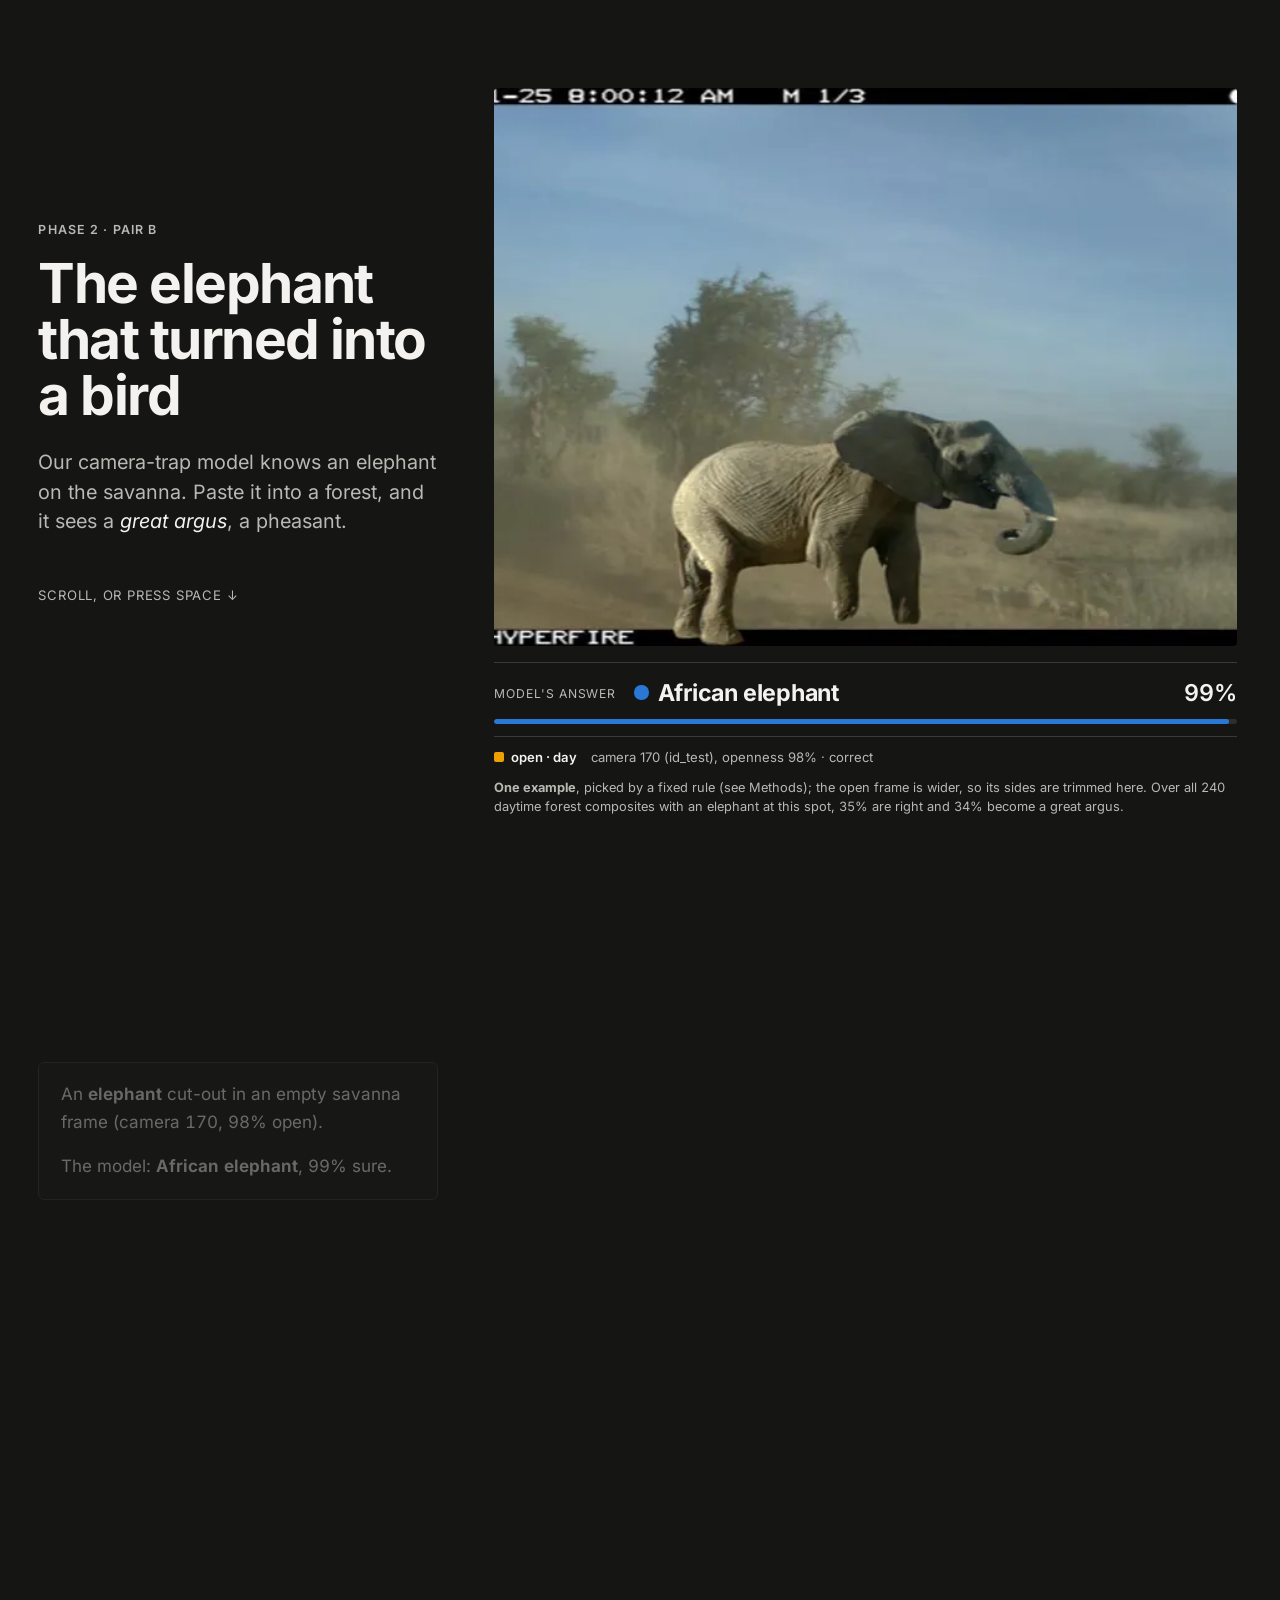
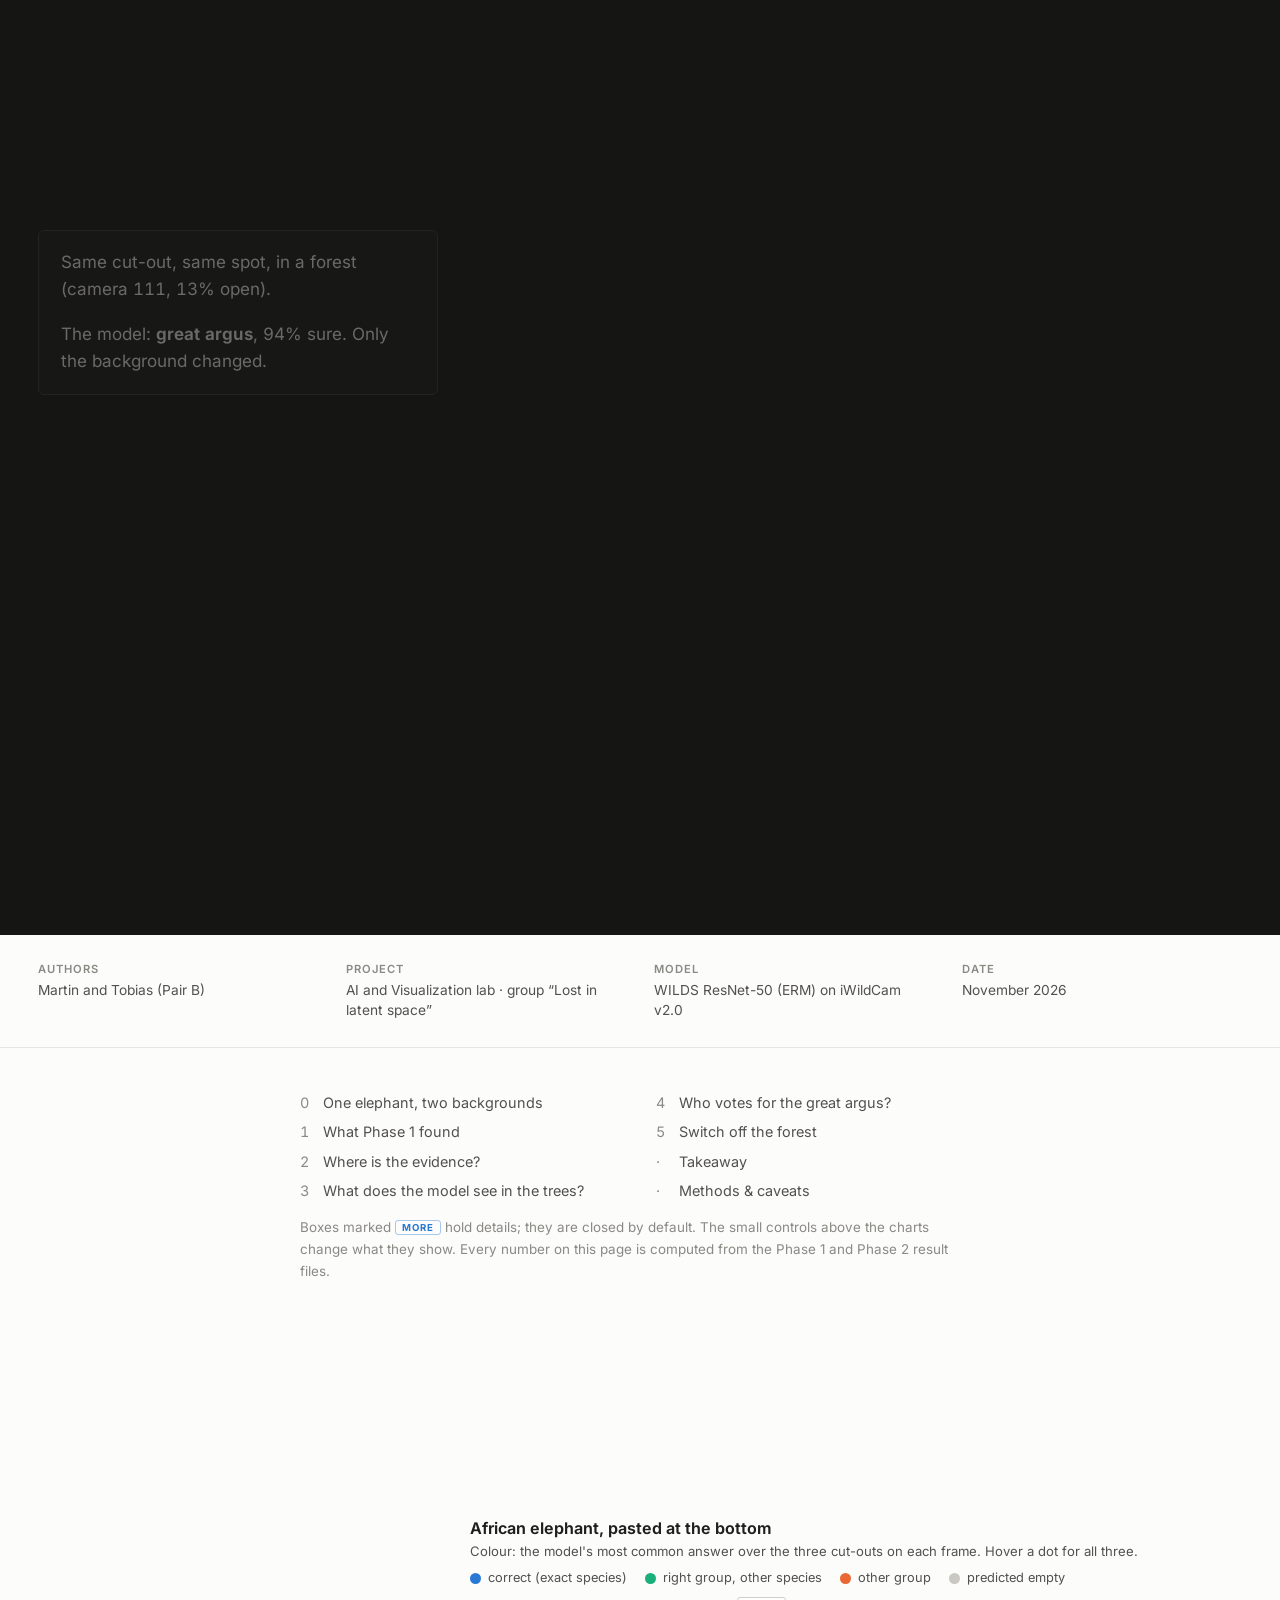
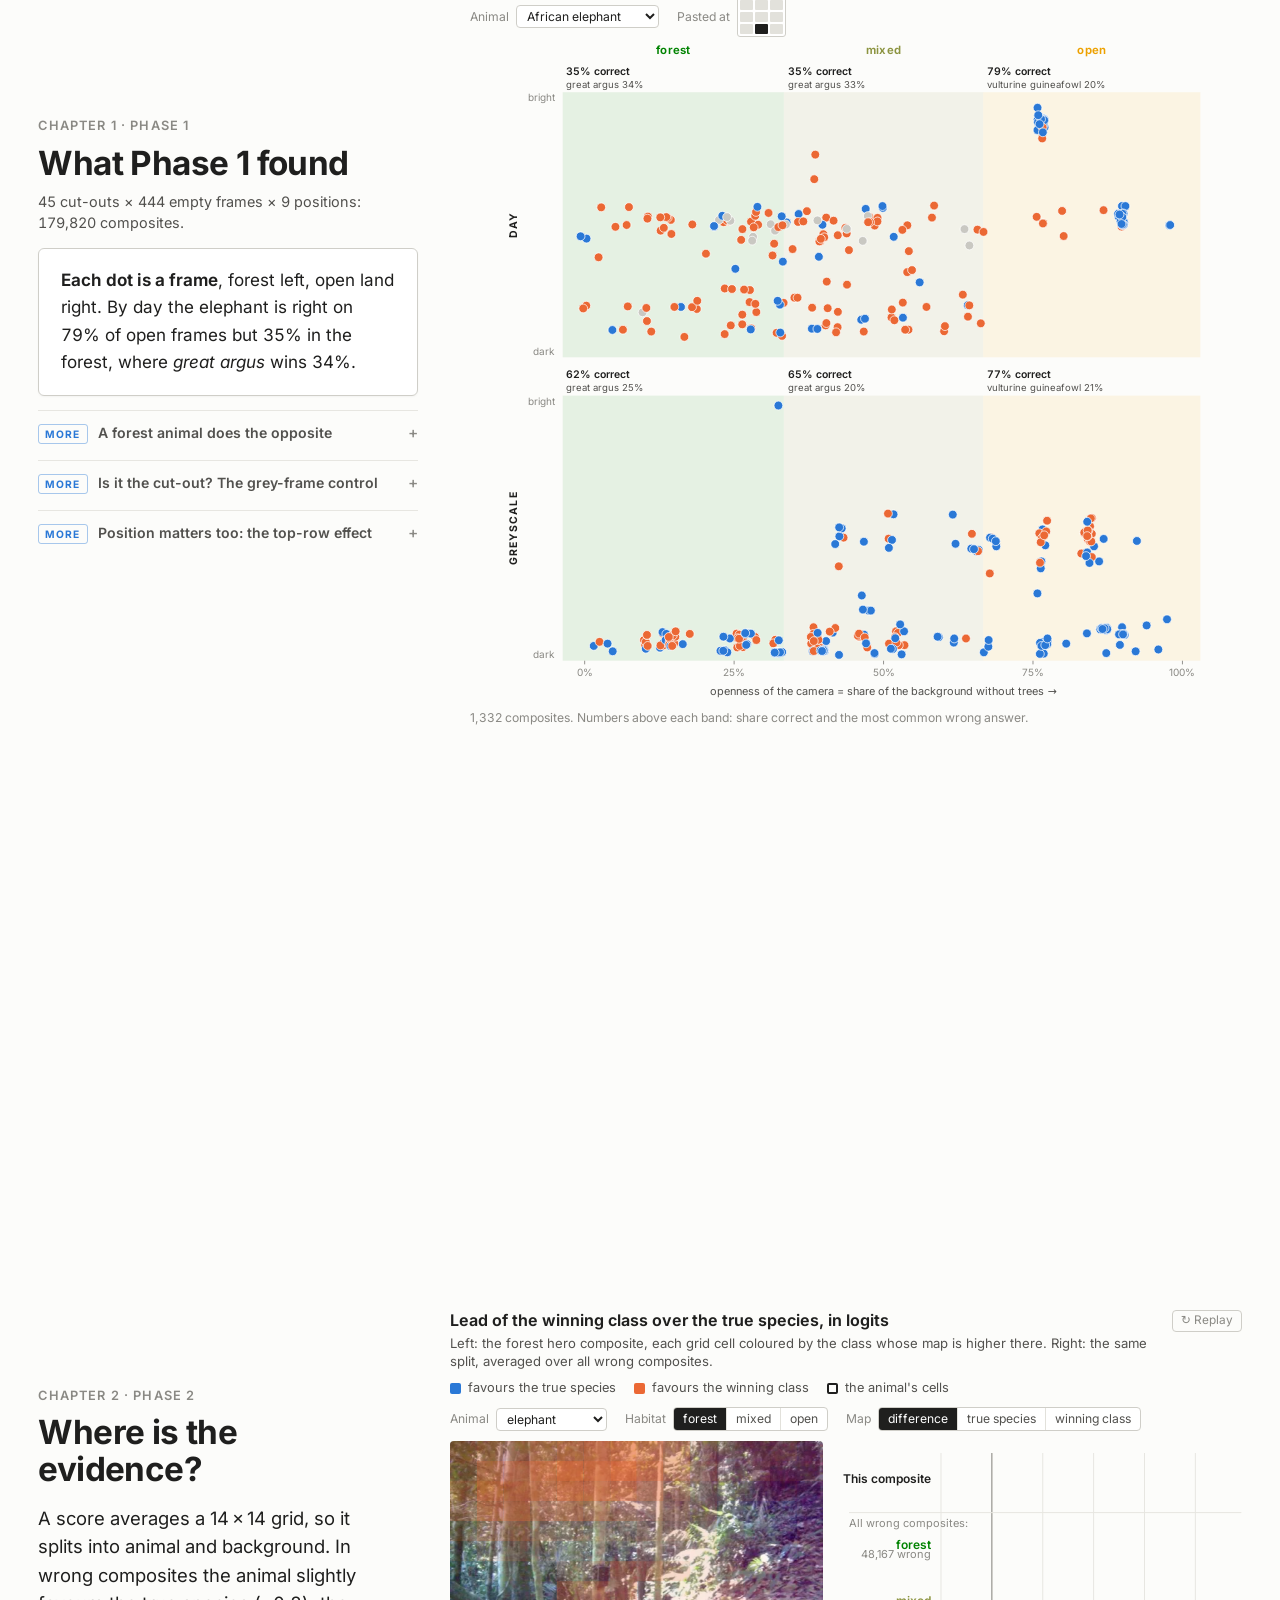
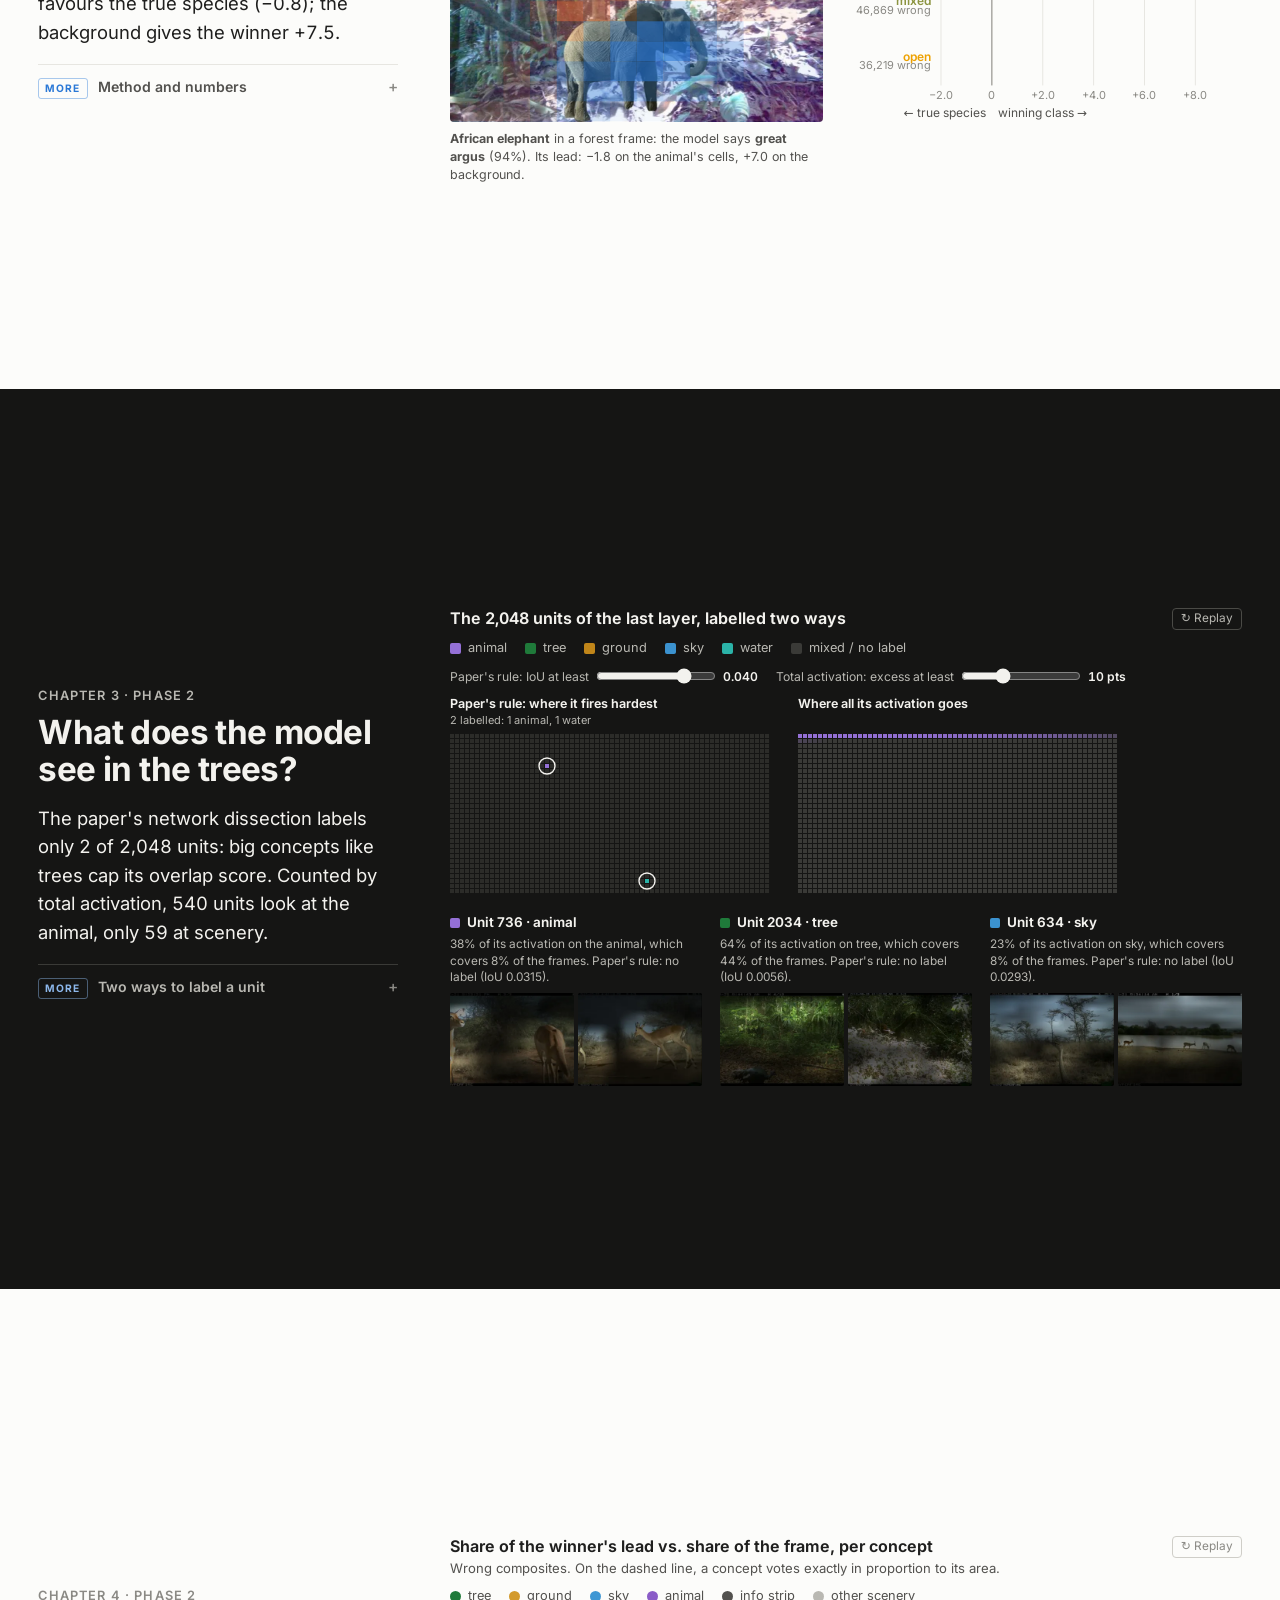
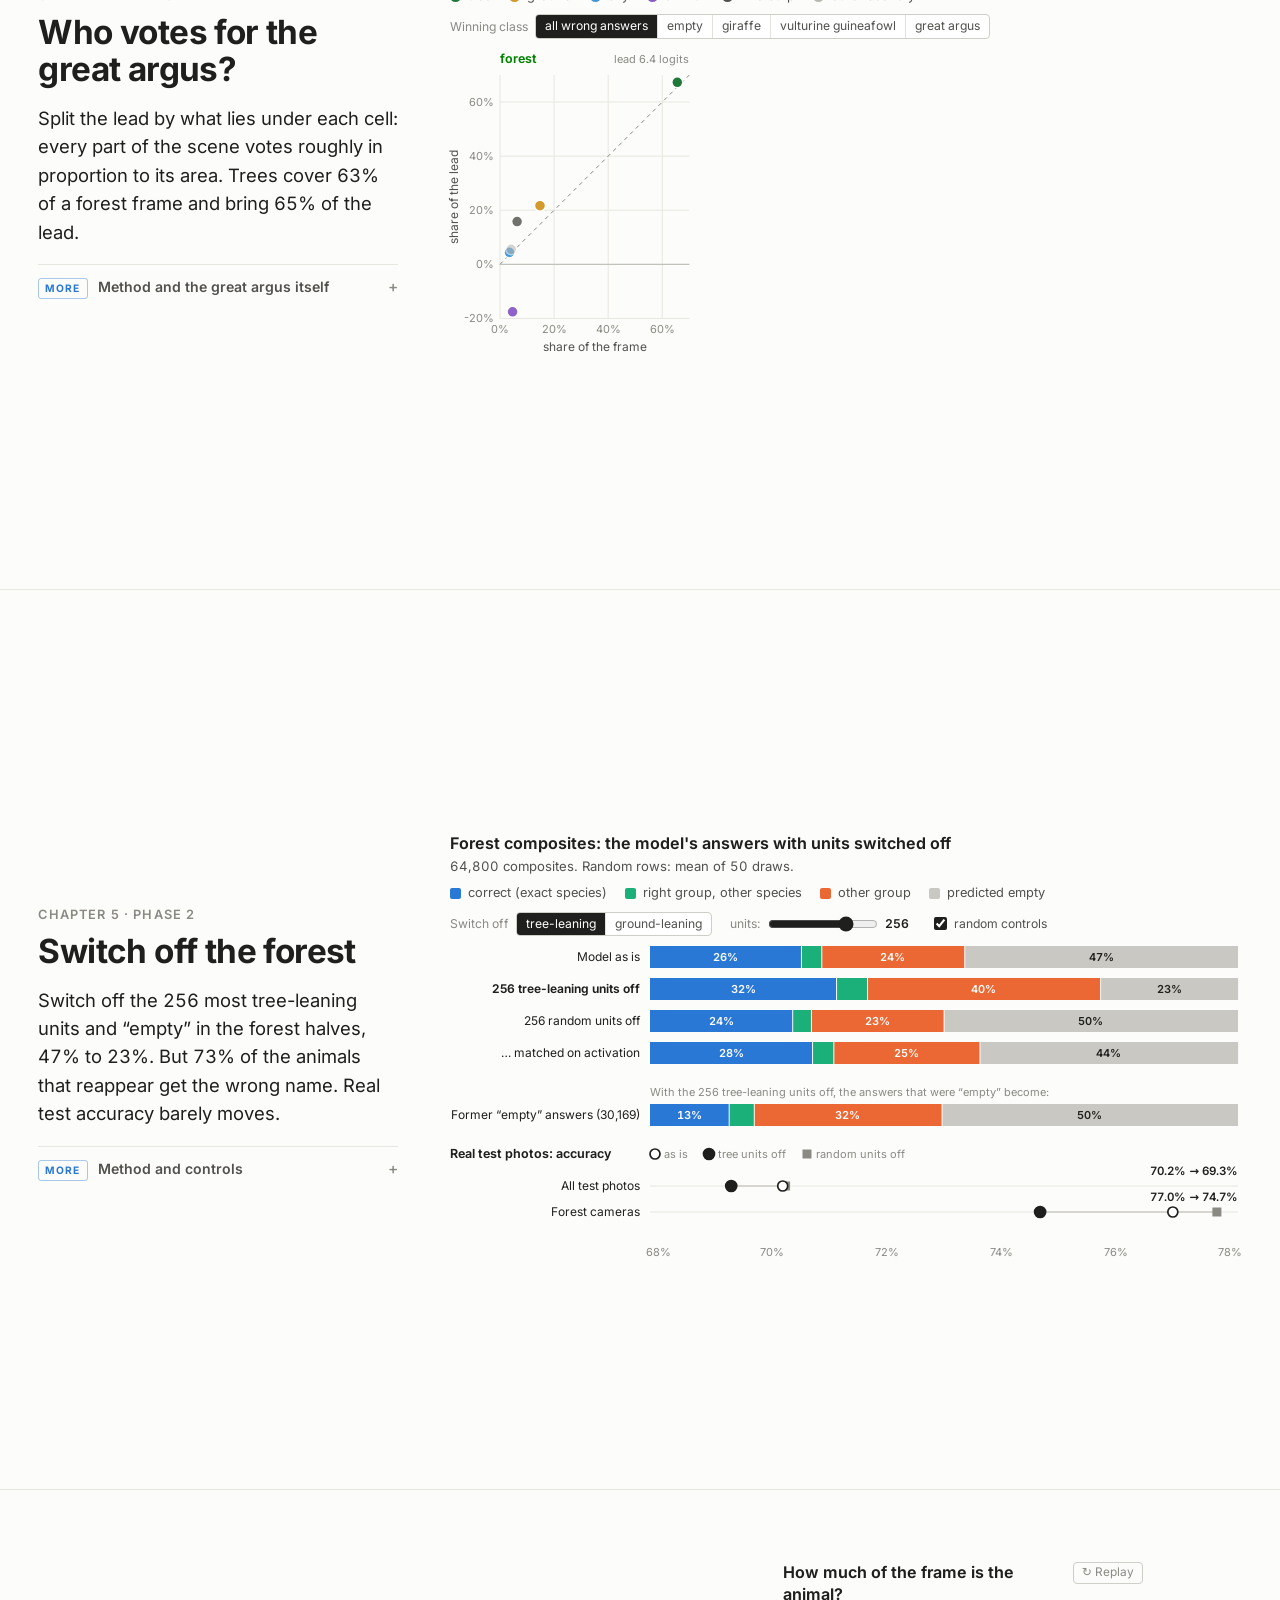
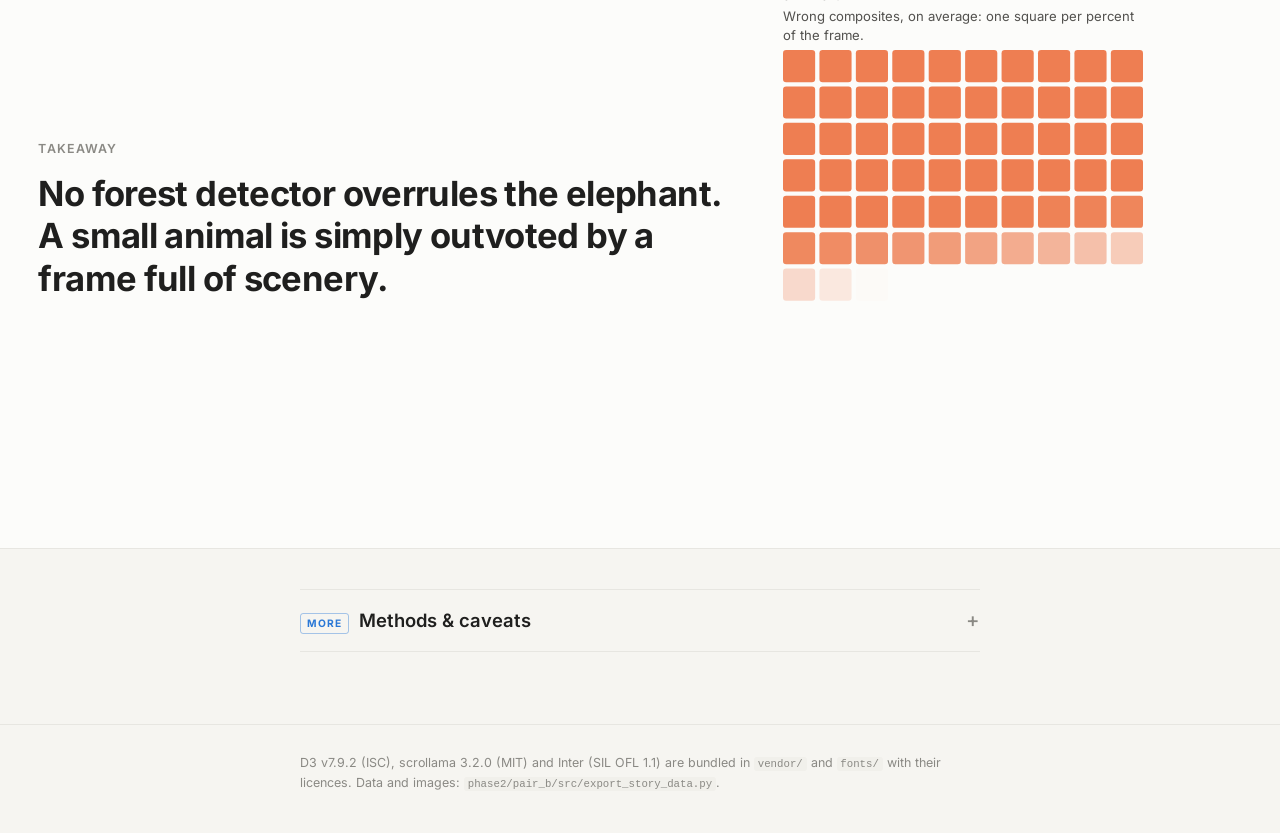
<file: phase2/pair_b/story/index.html>
<!DOCTYPE html>
<html lang="en">
<head>
<meta charset="utf-8">
<meta name="viewport" content="width=device-width, initial-scale=1">
<title>The elephant that turned into a bird</title>
<meta name="description" content="Why our camera-trap ResNet-50 relies on the background: a scrollable article (Phase 2, Pair B).">
<link rel="preload" href="fonts/inter-latin-wght-normal.woff2" as="font" type="font/woff2" crossorigin>
<link rel="stylesheet" href="css/story.css">
<!--
  Static page, no build step. Data and images: phase2/pair_b/src/export_story_data.py -> data/*.json, img/*.webp.
  Every number in the text is filled in from data/*.json (elements with data-v="file.path", data-f = format).
  Serve the folder over HTTP (the browser blocks fetch() on file://):
      python -m http.server 8000 --directory phase2/pair_b/story     # then open http://localhost:8000

  Presenting: the main line is the elements marked data-beat (hero, one map step, chapters 2-5, takeaway).
  Arrow keys, space / shift+space and page up / down jump between them (js/keys.js). Everything else sits in
  <details class="more"> boxes, closed by default, and is skipped by the keys.
-->
</head>
<body>

<div class="notice" id="notice" hidden></div>
<script>
  // browsers block ES modules and fetch() on file://, so nothing below would run: say how to open the page
  if (location.protocol === "file:") {
    const n = document.getElementById("notice");
    n.innerHTML = "This page loads its data with JavaScript, which browsers block for files opened directly. " +
      "Serve the folder instead: <code>python -m http.server 8000 --directory phase2/pair_b/story</code> " +
      "(from the repo root), then open <code>http://localhost:8000</code>.";
    n.hidden = false;
  }
</script>

<!-- ================================================================ 0. hero (dark, full width) -->
<header class="hero dark full" id="hero">
  <div class="scrolly l-page" data-scrolly="hero">
    <div class="steps">
      <div class="step step--title" data-frame="0" data-beat>
        <p class="kicker">Phase 2 &middot; Pair B</p>
        <h1>The elephant that turned into a bird</h1>
        <p class="dek">Our camera-trap model knows an elephant on the savanna. Paste it into a forest, and it sees
          a <em>great argus</em>, a pheasant.</p>
        <p class="scroll-hint">Scroll, or press space</p>
      </div>
      <div class="step" data-frame="0" data-beat>
        <div class="step-card">
          <p>An <b>elephant</b> cut-out in an empty savanna frame (camera
            <span data-v="hero.frames.0.camera"></span>,
            <span data-v="hero.frames.0.camera_openness" data-f="pct"></span> open).</p>
          <p>The model: <b><span data-v="hero.frames.0.answer"></span></b>,
            <span data-v="hero.frames.0.confidence" data-f="pct"></span> sure.</p>
        </div>
      </div>
      <div class="step" data-frame="1" data-beat>
        <div class="step-card">
          <p>Same cut-out, same spot, in a forest (camera <span data-v="hero.frames.1.camera"></span>,
            <span data-v="hero.frames.1.camera_openness" data-f="pct"></span> open).</p>
          <p>The model: <b><span data-v="hero.frames.1.answer"></span></b>,
            <span data-v="hero.frames.1.confidence" data-f="pct"></span> sure. Only the background changed.</p>
        </div>
      </div>
    </div>

    <figure class="sticky hero-figure" aria-label="The same elephant cut-out on an open and a forest background">
      <div class="hero-stage" id="hero-stage"></div>
      <figcaption class="hero-meta">
        <div class="hero-label" aria-live="polite">
          <span class="k">Model's answer</span>
          <span class="hero-answer"><span class="dot"></span><span class="txt">&hellip;</span></span>
          <span class="hero-conf">&hellip;</span>
          <span class="hero-bar"><i></i></span>
        </div>
        <div class="hero-where"><span class="chip">&hellip;</span><span class="where-txt"></span></div>
        <p class="hero-caption">
          <b>One example</b>, picked by a fixed rule (see Methods); the open frame is wider, so its sides are
          trimmed here. Over all <span data-v="hero.context.day_forest_composites" data-f="int"></span> daytime
          forest composites with an elephant at this spot, <span data-v="hero.context.day_forest_correct"
          data-f="pct"></span> are right and <span data-v="hero.context.day_forest_wrong_answer"
          data-f="pct"></span> become a great argus.
        </p>
      </figcaption>
    </figure>
  </div>
</header>

<main>
  <!-- ============================================================== byline + contents -->
  <div class="byline-wrap">
    <section class="byline l-page" aria-label="About this article">
      <div><h4>Authors</h4><p>Martin and Tobias (Pair B)</p></div>
      <div><h4>Project</h4><p>AI and Visualization lab &middot; group &ldquo;Lost in latent space&rdquo;</p></div>
      <div><h4>Model</h4><p>WILDS ResNet-50 (ERM) on iWildCam v2.0</p></div>
      <div><h4>Date</h4><p>November 2026</p></div>
    </section>
  </div>

  <nav class="toc l-body" aria-label="Contents">
    <ol>
      <li><a href="#hero">One elephant, two backgrounds</a></li>
      <li><a href="#recap">What Phase 1 found</a></li>
      <li><a href="#evidence">Where is the evidence?</a></li>
      <li><a href="#trees">What does the model see in the trees?</a></li>
      <li><a href="#votes">Who votes for the great argus?</a></li>
      <li><a href="#ablation">Switch off the forest</a></li>
      <li class="extra"><a href="#takeaway">Takeaway</a></li>
      <li class="extra"><a href="#methods">Methods &amp; caveats</a></li>
    </ol>
    <p class="draft-note">Boxes marked <span class="more-inline">More</span> hold details; they are closed by
      default. The small controls above the charts change what they show. Every number on this page is computed
      from the Phase 1 and Phase 2 result files.</p>
  </nav>

  <!-- ============================================================== 1. Phase 1 recap: one territory-map step -->
  <section class="chapter recap" id="recap">
    <div class="scrolly l-page" data-scrolly="recap">
      <div class="steps">
        <div class="step step--main" data-view="map" data-map="elephant" data-beat>
          <p class="chapter-no">Chapter 1 &middot; Phase 1</p>
          <h2>What Phase 1 found</h2>
          <p class="chapter-sub"><span data-v="meta.cutouts"></span> cut-outs &times;
            <span data-v="meta.backgrounds"></span> empty frames &times; <span data-v="meta.cells"></span> positions:
            <span data-v="meta.composites" data-f="int"></span> composites.</p>
          <div class="step-card">
            <p><b>Each dot is a frame</b>, forest left, open land right. By day the elephant is right on
              <span data-v="recap.map.views.elephant.habitats.day|open.correct" data-f="pct"></span> of open frames
              but <span data-v="recap.map.views.elephant.habitats.day|forest.correct" data-f="pct"></span> in the
              forest, where <i><span data-v="recap.map.views.elephant.habitats.day|forest.wrong"></span></i> wins
              <span data-v="recap.map.views.elephant.habitats.day|forest.wrong_share" data-f="pct"></span>.</p>
          </div>
        </div>

        <div class="more-group">
          <details class="more">
            <summary><span class="more-tag">More</span>A forest animal does the opposite</summary>
            <div class="step" data-view="map" data-map="porcupine">
              <div class="step-card">
                <p>The Malayan porcupine, pasted at the centre, is right on
                  <span data-v="recap.map.views.porcupine.habitats.greyscale|forest.correct" data-f="pct"></span> of
                  the greyscale forest composites, but on only
                  <span data-v="recap.map.views.porcupine.habitats.greyscale|open.correct" data-f="pct"></span> of
                  the greyscale ones on open land.</p>
                <p>On open land it mostly becomes a
                  <i><span data-v="recap.map.views.porcupine.habitats.greyscale|open.wrong"></span></i>
                  (<span data-v="recap.map.views.porcupine.habitats.greyscale|open.wrong_share" data-f="pct"></span>).
                  The wrong answers fit the place.</p>
              </div>
            </div>
          </details>

          <details class="more">
            <summary><span class="more-tag">More</span>Is it the cut-out? The grey-frame control</summary>
            <div class="step" data-view="controls">
              <div class="step-card">
                <p>On a plain grey frame, with no background at all, the model names the elephant correctly in
                  <span data-v="recap.controls.by_group.elephant.grey" data-f="pct"></span> of the cases. On other
                  cameras' frames this drops to <span data-v="recap.controls.by_group.elephant.swap"
                  data-f="pct"></span>.</p>
                <p>But <span data-v="recap.controls.overall.grey_zero_groups"></span> of the
                  <span data-v="recap.controls.overall.groups"></span> groups are never named correctly on grey. For
                  them, the animal alone is not enough for the model (or our cut-outs are too hard).</p>
                <p>Pasted back into empty frames of the camera they came from, the cut-outs are right
                  <span data-v="recap.controls.overall.own" data-f="pct"></span> of the time, against
                  <span data-v="recap.controls.overall.swap" data-f="pct"></span> on other cameras.</p>
              </div>
            </div>
          </details>

          <details class="more">
            <summary><span class="more-tag">More</span>Position matters too: the top-row effect</summary>
            <div class="step" data-view="cells">
              <div class="step-card">
                <p>Pasted in the top row, <span data-v="recap.cells.swap.rows.0" data-f="pct"></span> of the
                  composites come out <i>empty</i>, against <span data-v="recap.cells.swap.rows.1"
                  data-f="pct"></span> in the middle row and <span data-v="recap.cells.swap.rows.2"
                  data-f="pct"></span> at the bottom.</p>
                <p>The grey frame shows the same pattern
                  (<span data-v="recap.cells.grey.rows.0" data-f="pct"></span>,
                  <span data-v="recap.cells.grey.rows.1" data-f="pct"></span>,
                  <span data-v="recap.cells.grey.rows.2" data-f="pct"></span>), so part of this is about position,
                  not scenery. Our guess, not checked yet: in the training photos, animals seldom stand at the top of
                  the frame.</p>
                <p>The scenery adds to it: in forest frames the top row comes out empty
                  <span data-v="recap.cells.swap_by_habitat.forest.0" data-f="pct"></span> of the time, on open land
                  <span data-v="recap.cells.swap_by_habitat.open.0" data-f="pct"></span>.</p>
              </div>
            </div>
          </details>
        </div>
      </div>

      <figure class="sticky recap-figure" id="recap-figure">
        <div class="fig-head">
          <p class="fig-title"></p>
          <p class="fig-sub"></p>
          <div class="legend"></div>
          <div class="controls" id="recap-controls"></div>
        </div>
        <div class="fig-body">
          <svg class="view-map" role="img" aria-label="Territory map: one dot per background frame"></svg>
          <svg class="view-controls" role="img" aria-label="Share correct per species group: grey frame, own camera, other cameras"></svg>
          <svg class="view-cells" role="img" aria-label="Share predicted empty for each of the nine paste positions"></svg>
          <div class="tooltip"></div>
        </div>
        <p class="fig-note"></p>
      </figure>
    </div>
  </section>

  <!-- ============================================================== 2.-5. one beat each: text left, figure right -->
  <section class="chapter beat-chapter" id="evidence" data-beat>
    <div class="l-page beat-grid">
      <div class="beat-copy">
        <p class="chapter-no">Chapter 2 &middot; Phase 2</p>
        <h2>Where is the evidence?</h2>
        <p class="beat-text">A score averages a 14&thinsp;&times;&thinsp;14 grid, so it splits into animal and
          background. In wrong composites the animal slightly favours the true species
          (<span data-v="evidence.wrong.animal" data-f="logit"></span>); the background gives the winner
          <span data-v="evidence.wrong.background" data-f="logit"></span>.</p>
        <details class="more">
          <summary><span class="more-tag">More</span>Method and numbers</summary>
          <p>A ResNet-50 logit is the mean of a class activation map over the 14&thinsp;&times;&thinsp;14 grid of the
            last layer, plus a bias. Cutting the map with the cut-out's mask (pooled to the grid) splits each score
            into a part on the animal's cells and a part on the background; with the bias they add up to the logit.
            The figure shows the lead of the winning class over the true species, averaged over the
            <span data-v="evidence.wrong.n" data-f="int"></span> composites where the model does not name the exact
            species (<span data-v="evidence.wrong_share" data-f="pct"></span> of all), including &ldquo;empty&rdquo;
            answers.</p>
          <ul>
            <li>The pasted animal covers <span data-v="evidence.wrong.mask_area" data-f="pct1"></span> of the frame
              on average in these composites. In the forest hero composite it covers
              <span data-v="evidence.hero.mask_area" data-f="pct1"></span>; the great argus's lead is
              <span data-v="evidence.hero.animal" data-f="logit"></span> on its cells and
              <span data-v="evidence.hero.background" data-f="logit"></span> on the background.</li>
            <li>By light: forest by day <span data-v="evidence.habitats.forest.lights.day.animal" data-f="logit"></span>
              on the animal and <span data-v="evidence.habitats.forest.lights.day.background" data-f="logit"></span>
              on the background; greyscale forest frames
              <span data-v="evidence.habitats.forest.lights.greyscale.animal" data-f="logit"></span> and
              <span data-v="evidence.habitats.forest.lights.greyscale.background" data-f="logit"></span>.</li>
            <li>&ldquo;On the animal&rdquo; means on the animal's grid cells. A layer4 cell sees far beyond its own
              32&thinsp;&times;&thinsp;32 pixel patch, so this is evidence <i>located</i> there, not computed from
              the animal's pixels alone.</li>
            <li>The animal and habitat picker shows one wrong composite each: the model's most confident wrong
              answer for that animal on a well-lit daytime frame, pasted at the bottom centre where possible.</li>
            <li>Data: <code>results/evidence_split.parquet</code> and the class maps in
              <code>results/story_extracts.npz</code> (<code>evidence_split.py</code>).</li>
          </ul>
        </details>
      </div>
      <figure class="chart-fig" id="evidence-figure">
        <div class="fig-head">
          <p class="fig-title">Lead of the winning class over the true species, in logits</p>
          <p class="fig-sub">Left: the forest hero composite, each grid cell coloured by the class whose map is
            higher there. Right: the same split, averaged over all wrong composites.</p>
          <div class="legend">
            <span class="item"><i class="sq" style="background: var(--correct)"></i>favours the true species</span>
            <span class="item"><i class="sq" style="background: var(--other)"></i>favours the winning class</span>
            <span class="item"><i class="ring sq"></i>the animal's cells</span>
          </div>
          <div class="controls"></div>
        </div>
        <div class="ev-grid">
          <div class="ev-photo">
            <div class="ev-stage"><img alt=""><svg class="ev-overlay" aria-hidden="true"></svg></div>
            <p class="ev-caption"></p>
          </div>
          <div class="chart-body"><svg class="ev-bars" role="img"
            aria-label="Lead of the winner from the animal's cells and from the background, per habitat"></svg>
            <div class="tooltip"></div></div>
        </div>
      </figure>
    </div>
  </section>

  <section class="chapter beat-chapter dark full" id="trees" data-beat>
    <div class="l-page beat-grid">
      <div class="beat-copy">
        <p class="chapter-no">Chapter 3 &middot; Phase 2</p>
        <h2>What does the model see in the trees?</h2>
        <p class="beat-text">The paper's network dissection labels only
          <span data-v="units.paper_finetuned_layer4_labelled"></span> of
          <span data-v="units.n_units" data-f="int"></span> units: big concepts like trees cap its overlap score.
          Counted by total activation, <span data-v="units.counts.finetuned.animal"></span> units look at the
          animal, only <span data-v="units.scenery.finetuned"></span> at scenery.</p>
        <details class="more">
          <summary><span class="more-tag">More</span>Two ways to label a unit</summary>
          <p><b>The paper's rule</b> (Bau et&nbsp;al., 2017): a unit's mask is where it is in its top
            <span data-v="units.rules.quantile" data-f="pct1"></span> of activations; it gets the concept whose
            SegFormer mask overlaps it best, if that IoU is at least <span data-v="units.rules.iou_min"></span>.
            Tree covers <span data-v="units.concept_pixels.tree" data-f="pct"></span> of the probe pixels, so a
            typical unit mask can reach an IoU of at most <span data-v="units.max_iou.tree"></span> with it.</p>
          <p><b>By total activation</b>: the share of all of a unit's activation that falls on each concept, over
            <span data-v="units.probe_frames" data-f="int"></span> real probe frames. A unit gets the concept that
            holds at least <span data-v="units.rules.min_excess" data-f="pct"></span> points more of its activation
            than the concept's area (and <span data-v="units.rules.min_lift"></span>&times; as much), else
            &ldquo;mixed&rdquo;. Of the <span data-v="units.scenery.finetuned"></span> scenery units,
            <span data-v="units.counts.finetuned.tree"></span> are tree,
            <span data-v="units.counts.finetuned.ground"></span> ground and
            <span data-v="units.counts.finetuned.sky"></span> sky;
            <span data-v="units.counts.finetuned.mixed" data-f="int"></span> are mixed. The ImageNet starting point
            has <span data-v="units.counts.imagenet.animal" data-f="int"></span> animal and
            <span data-v="units.scenery.imagenet"></span> scenery units.</p>
          <p>Example photos: the unit's frames with the highest total activation (one per camera) among those where
            its concept covers 20&ndash;60&thinsp;% of the frame; brightness follows the unit's activation. Data:
            <code>results/concepts_units.parquet</code>, <code>results/dissection_units.parquet</code>.</p>
        </details>
      </div>
      <figure class="chart-fig" id="units-figure">
        <div class="fig-head">
          <p class="fig-title">The <span data-v="units.n_units" data-f="int"></span> units of the last layer,
            labelled two ways</p>
          <div class="legend"></div>
          <div class="controls"></div>
        </div>
        <div class="chart-body unit-mosaics"><svg role="img"
          aria-label="Two mosaics with one square per unit, coloured by its label under each rule"></svg>
          <div class="tooltip"></div></div>
        <div class="unit-examples"></div>
      </figure>
    </div>
  </section>

  <section class="chapter beat-chapter" id="votes" data-beat>
    <div class="l-page beat-grid">
      <div class="beat-copy">
        <p class="chapter-no">Chapter 4 &middot; Phase 2</p>
        <h2>Who votes for the great argus?</h2>
        <p class="beat-text">Split the lead by what lies under each cell: every part of the scene votes
          roughly in proportion to its area. Trees cover
          <span data-v="votes.habitats.forest.concepts.tree.area" data-f="pct"></span> of a forest frame and bring
          <span data-v="votes.habitats.forest.concepts.tree.share" data-f="pct"></span> of the lead.</p>
        <details class="more">
          <summary><span class="more-tag">More</span>Method and the great argus itself</summary>
          <p>Each pixel gets one concept (SegFormer on the background, the cut-out's alpha for the animal, the
            timestamp strips at top and bottom); per grid cell this gives concept weights that sum to one. Weighting
            both class maps with them splits the lead exactly into one vote per concept. Shown: the mean over the
            wrong composites per habitat; &ldquo;other scenery&rdquo; is plant, grass, rock, water and the rest.</p>
          <p>The timestamp strips vote above their area: they are dense evidence for &ldquo;empty&rdquo;. For the
            <span data-v="votes.great_argus_forest.n" data-f="int"></span> forest composites the model calls great
            argus, trees cover <span data-v="votes.great_argus_forest.concepts.tree.area" data-f="pct"></span> and
            bring <span data-v="votes.great_argus_forest.concepts.tree.share" data-f="pct"></span> of the lead: a bit
            more than their area, but no single region decides it.</p>
          <p>Data: <code>results/concepts_composite_votes.csv</code> (<code>concepts.py votes</code>), per winning
            class <code>results/story_votes_by_winner.csv</code>.</p>
        </details>
      </div>
      <figure class="chart-fig" id="votes-figure">
        <div class="fig-head">
          <p class="fig-title">Share of the winner's lead vs. share of the frame, per concept</p>
          <p class="fig-sub">Wrong composites. On the dashed line, a concept votes exactly in proportion to its
            area.</p>
          <div class="legend"></div>
          <div class="controls"></div>
        </div>
        <div class="chart-body"><svg role="img"
          aria-label="Three scatter plots, forest, mixed and open: vote share against area share per concept"></svg>
          <div class="tooltip"></div></div>
      </figure>
    </div>
  </section>

  <section class="chapter beat-chapter" id="ablation" data-beat>
    <div class="l-page beat-grid">
      <div class="beat-copy">
        <p class="chapter-no">Chapter 5 &middot; Phase 2</p>
        <h2>Switch off the forest</h2>
        <p class="beat-text">Switch off the <span data-v="ablation.runs.units off.n_units"></span> most
          tree-leaning units and &ldquo;empty&rdquo; in the forest halves,
          <span data-v="ablation.runs.as is.share.empty" data-f="pct"></span> to
          <span data-v="ablation.runs.units off.share.empty" data-f="pct"></span>. But
          <span data-v="ablation.reappear.wrong" data-f="pct"></span> of the animals that reappear get the wrong name.
          Real test accuracy barely moves.</p>
        <details class="more">
          <summary><span class="more-tag">More</span>Method and controls</summary>
          <p>Logits are linear in the pooled layer4 features, so switching a unit off means setting its pooled
            feature to zero. The <span data-v="ablation.runs.units off.n_units"></span> units are those with the
            largest excess share of activation on tree and plant. Controls: the same number of random units
            (<span data-v="ablation.draws"></span> draws), uniform or matched on mean activation.</p>
          <ul>
            <li>Real test photos: accuracy <span data-v="ablation.runs.as is.acc.test|all.acc" data-f="pct1"></span>
              &rarr; <span data-v="ablation.runs.units off.acc.test|all.acc" data-f="pct1"></span> (random units
              <span data-v="ablation.runs.random.acc.test|all.acc" data-f="pct1"></span>); on forest cameras
              <span data-v="ablation.runs.as is.acc.test|forest.acc" data-f="pct1"></span> &rarr;
              <span data-v="ablation.runs.units off.acc.test|forest.acc" data-f="pct1"></span>.</li>
            <li>Only the <span data-v="ablation.other_sets.tree/plant.units_off.n_units"></span> units labelled tree
              or plant: &ldquo;empty&rdquo; in the forest
              <span data-v="ablation.runs.as is.share.empty" data-f="pct"></span> &rarr;
              <span data-v="ablation.other_sets.tree/plant.units_off.share.empty" data-f="pct"></span>, a small
              effect.</li>
            <li>The top <span data-v="ablation.other_sets.ground top 256.units_off.n_units"></span> ground-leaning
              units: &ldquo;empty&rdquo; <span data-v="ablation.other_sets.ground top 256.units_off.share.empty"
              data-f="pct"></span> in the forest.</li>
            <li>The slider switches off the k most tree- or ground-leaning units, same method; random controls
              with <span data-v="ablation.draws"></span> draws each.</li>
            <li>Data: <code>results/concepts_ablation_*.csv</code> (<code>concepts.py ablation</code>), slider
              <code>results/story_ablation_dose.csv</code>.</li>
          </ul>
        </details>
      </div>
      <figure class="chart-fig" id="ablation-figure">
        <div class="fig-head">
          <p class="fig-title">Forest composites: the model's answers with units switched off</p>
          <p class="fig-sub"><span data-v="ablation.runs.as is.n" data-f="int"></span> composites. Random rows:
            mean of <span data-v="ablation.draws"></span> draws.</p>
          <div class="legend"></div>
          <div class="controls"></div>
        </div>
        <div class="chart-body"><svg role="img"
          aria-label="Stacked bars of outcome shares with and without switched-off units, and test accuracy"></svg>
          <div class="tooltip"></div></div>
      </figure>
    </div>
  </section>

  <!-- ============================================================== takeaway -->
  <section class="takeaway" id="takeaway" data-beat>
    <div class="l-page takeaway-grid">
      <div>
        <p class="kicker">Takeaway</p>
        <p class="takeaway-line">No forest detector overrules the elephant. A small animal is simply outvoted by a
          frame full of scenery.</p>
      </div>
      <figure class="takeaway-fig" id="waffle-figure">
        <div class="fig-head">
          <p class="fig-title">How much of the frame is the animal?</p>
          <p class="fig-sub">Wrong composites, on average: one square per percent of the frame.</p>
        </div>
        <div class="chart-body"><svg role="img"
          aria-label="Waffle chart of 100 squares: the animal covers about 5 of them, the background the rest"></svg></div>
      </figure>
    </div>
  </section>

  <!-- ============================================================== everything else: closed boxes -->
  <section class="appendix" id="more">
    <div class="l-body">
      <details class="more more--big" id="methods">
        <summary><span class="more-tag">More</span>Methods &amp; caveats</summary>
        <div class="cols">
          <div>
            <h3>Model</h3>
            <p>The WILDS ERM ResNet-50 (seed 0), fine-tuned from ImageNet on iWildCam v2.0, 182 classes. Input
              448&thinsp;&times;&thinsp;448: frames are squashed, not cropped. The pictures on this page are shown
              un-squashed.</p>

            <h3>Composites (Phase 1)</h3>
            <ul>
              <li><b>Backgrounds:</b> <span data-v="meta.backgrounds"></span> frames labelled and predicted empty,
                one per sequence, from id_test (<span data-v="meta.splits.id_test.frames"></span> frames,
                <span data-v="meta.splits.id_test.cameras"></span> cameras) and test
                (<span data-v="meta.splits.test.frames"></span> frames,
                <span data-v="meta.splits.test.cameras"></span> cameras); at most 80 per habitat and 20 per camera.</li>
              <li><b>Cut-outs:</b> <span data-v="meta.groups"></span> species groups &times; 3 photos
                (<span data-v="meta.cutouts"></span> cut-outs). SAM masks from MegaDetector boxes; pasted at the
                group's typical size, in greyscale on greyscale frames.</li>
              <li>Every cut-out on every cell of a 3&thinsp;&times;&thinsp;3 grid of every frame:
                <span data-v="meta.composites" data-f="int"></span> composites, classified once in Phase 1
                (<code>run_composites.py</code>). Nothing on this page reruns the model. A composite counts as
                correct only if the model names the exact species.</li>
            </ul>

            <h3>Habitats</h3>
            <p>SegFormer-B2 (ADE20K) openness of the camera: the share of the outdoor background that is not tree,
              plant or palm, median over up to 12 daytime frames. Open above
              <span data-v="meta.thresholds.open_above" data-f="pct"></span>, forest below
              <span data-v="meta.thresholds.forest_below" data-f="pct"></span>, mixed in between. It measures visible
              woody cover, so bare forest floor counts as open ground; a &ldquo;mixed&rdquo; frame can look like
              forest.</p>

            <h3>Day and greyscale</h3>
            <p>Phase 1 split the frames into &ldquo;day&rdquo; (colour) and &ldquo;night&rdquo; (greyscale). The
              second group is really <b>greyscale</b>: infrared or black-and-white cameras, often shooting by day.
              Of its <span data-v="meta.greyscale.frames"></span> frames,
              <span data-v="meta.greyscale.no_colour_camera_frames"></span> come from
              <span data-v="meta.greyscale.no_colour_cameras"></span> cameras for which we found no usable colour
              frame, and <span data-v="meta.greyscale.daytime_stamp" data-f="pct"></span> carry a timestamp between
              7:00 and 18:59. This page calls the group greyscale.</p>

            <h3>Outcomes and the map</h3>
            <p>On the map, x is the camera's openness and y the frame's brightness; colour (day) and greyscale
              frames sit in separate rows. Correct = the exact species. &ldquo;Right group, other species&rdquo;
              uses our hand-made species groups (<code>data/species_groups.csv</code>). A dot is the most common
              outcome of the three cut-outs on that frame (ties go to the better outcome), as in the Phase 1
              notebook; hover a dot for all three answers.</p>
          </div>
          <div>
            <h3>Controls</h3>
            <ul>
              <li><b>Grey frame:</b> each cut-out on each cell of a uniform grey frame
                (<span data-v="meta.controls.grey frame" data-f="int"></span> composites, colour cut-outs).</li>
              <li><b>Own camera:</b> each cut-out pasted into empty frames from the camera it was photographed at,
                other sequences only (<span data-v="meta.controls.own camera" data-f="int"></span> composites; some
                cut-outs have few such frames).</li>
            </ul>

            <h3>The hero example</h3>
            <p>One cut-out (photographed at camera <span data-v="hero.cutout_camera"></span>) at the bottom centre,
              two well-lit daytime frames from other cameras; each label is the model's stored answer for exactly
              that image. Open: the most confident correct answer. Forest: the most confident &ldquo;great
              argus&rdquo;. The cut-out is the one where the weaker of these two is strongest. It shows the effect
              clearly; it is not a typical case. Both pictures are shown in the same box, so the wider open frame
              loses a strip at each side.</p>

            <h3>Phase 2 analyses</h3>
            <p>Chapters 2 to 5 reuse the stored Phase 1 composites and their class maps; nothing is classified
              again except with units switched off (chapter 5, on stored features). Scripts:
              <code>evidence_split.py</code>, <code>dissect.py</code>, <code>concepts.py</code> in
              <code>phase2/pair_b/src/</code>. Each chapter's <span class="more-inline">More</span> box gives its
              method. Splits by grid cell are exact, but a layer4 cell sees far beyond its own patch.</p>

            <h3>Caveats</h3>
            <ul>
              <li>Open land by day is thin: <span data-v="meta.per_habitat.day|open.frames"></span> frames from
                <span data-v="meta.per_habitat.day|open.cameras"></span> cameras, and the two largest cameras give
                <span data-v="meta.per_habitat.day|open.top2_cameras_frames"></span> of them.</li>
              <li>Composites are artificial: hard edges, mismatched light and scale. The own-camera control uses the
                same pasting and still gets <span data-v="recap.controls.overall.own" data-f="pct"></span> right,
                so pasting alone does not explain the errors, but it may add to them.</li>
              <li>Many cut-outs are hard for the model even on their own:
                <span data-v="recap.controls.overall.grey_zero_groups"></span> groups are never right on the grey
                frame. Their maps carry little information about the background.</li>
              <li>The map shows the majority of three cut-outs; single composites can differ.</li>
            </ul>

            <h3>Reproduce</h3>
            <pre><code>python phase2/pair_b/src/export_story_data.py
python -m http.server 8000 --directory phase2/pair_b/story</code></pre>

            <h3>Presenting</h3>
            <p>&darr;&nbsp;&rarr;&nbsp;space and page down jump to the next step of the main line; &uarr;&nbsp;&larr;
              shift+space and page up go back. Closed boxes are skipped.</p>

            <h3>References</h3>
            <ul>
              <li>Koh et al. (2021). WILDS: A Benchmark of in-the-Wild Distribution Shifts. ICML.</li>
              <li>Bau et al. (2017). Network Dissection: Quantifying Interpretability of Deep Visual Representations. CVPR.</li>
              <li>Xie et al. (2021). SegFormer. NeurIPS. &middot; Kirillov et al. (2023). Segment Anything. ICCV.</li>
            </ul>
          </div>
        </div>
      </details>
    </div>
  </section>
</main>

<footer class="site-footer">
  <div class="l-body">
    D3 v7.9.2 (ISC), scrollama 3.2.0 (MIT) and Inter (SIL OFL 1.1) are bundled in <code>vendor/</code> and
    <code>fonts/</code> with their licences. Data and images: <code>phase2/pair_b/src/export_story_data.py</code>.
  </div>
</footer>

<script src="vendor/d3.v7.9.2.min.js"></script>
<script src="vendor/scrollama.v3.2.0.min.js"></script>
<script type="module" src="js/main.js"></script>
</body>
</html>
</file>
<file: phase2/pair_b/story/css/story.css>
/* The elephant that turned into a bird: story page styles.
   Light editorial body, full-width dark sections for photos. Colours = Phase 1 palette. */

@font-face {
  font-family: "Inter";
  src: url("../fonts/inter-latin-wght-normal.woff2") format("woff2");
  font-weight: 100 900;
  font-style: normal;
  font-display: swap;
}
@font-face {
  font-family: "Inter";
  src: url("../fonts/inter-latin-wght-italic.woff2") format("woff2");
  font-weight: 100 900;
  font-style: italic;
  font-display: swap;
}

:root {
  /* outcomes */
  --correct: #2a78d6;
  --same: #1baf7a;
  --other: #eb6834;
  --empty: #c9c8c2;
  /* habitats */
  --open: #eda100;
  --mixed: #8c9440;
  --forest: #008300;
  /* neutrals (as in the Phase 1 notebook) */
  --ink: #1f1f1e;
  --ink-2: #52514e;
  --muted: #8a8984;
  --grid: #e7e6e1;
  --paper: #fcfcfa;
  --card: #ffffff;
  /* dark sections */
  --dark: #151514;
  --dark-2: #1f1f1d;
  --dark-ink: #f3f2ee;
  --dark-ink-2: #b9b8b2;
  --dark-line: #3a3a37;

  --body: 680px;
  --page: 1240px;
  --gutter: clamp(20px, 3vw, 40px);
  --font: "Inter", system-ui, -apple-system, "Segoe UI", Roboto, sans-serif;
}

* { box-sizing: border-box; }
html { -webkit-text-size-adjust: 100%; scroll-behavior: smooth; }
body {
  margin: 0;
  background: var(--paper);
  color: var(--ink);
  font-family: var(--font);
  font-size: 18px;
  line-height: 1.62;
  font-feature-settings: "cv11", "ss01";
  -webkit-font-smoothing: antialiased;
  text-rendering: optimizeLegibility;
}
@media (max-width: 1400px) { body { font-size: 17px; } }

img { max-width: 100%; display: block; }
a { color: inherit; text-decoration-color: rgba(42, 120, 214, .5); text-underline-offset: 3px; }
a:hover { text-decoration-color: var(--correct); }
code { font-size: .86em; background: #f1f0eb; padding: .08em .35em; border-radius: 3px; overflow-wrap: anywhere; }
.dark code { background: #2a2a27; color: var(--dark-ink); }
.num, [data-v] { font-variant-numeric: tabular-nums; }
.nowrap { white-space: nowrap; }
.sr-only { position: absolute; width: 1px; height: 1px; overflow: hidden; clip: rect(0 0 0 0); white-space: nowrap; }

/* ------------------------------------------------------------------ layout columns */
.l-body { max-width: calc(var(--body) + 2 * var(--gutter)); margin: 0 auto; padding: 0 var(--gutter); }
.l-page { max-width: calc(var(--page) + 2 * var(--gutter)); margin: 0 auto; padding: 0 var(--gutter); }
.full { width: 100%; }
.dark { background: var(--dark); color: var(--dark-ink); }

h1, h2, h3 { font-weight: 700; letter-spacing: -0.018em; line-height: 1.12; margin: 0; }
h2 { font-size: clamp(1.75rem, 2.6vw, 2.25rem); margin-bottom: .6em; }
h3 { font-size: 1.05rem; letter-spacing: -0.005em; margin: 1.6em 0 .4em; }
p { margin: 0 0 1em; }
.kicker {
  font-size: .78rem; font-weight: 600; letter-spacing: .09em; text-transform: uppercase;
  color: var(--muted); margin: 0 0 .9rem;
}
.dark .kicker { color: var(--dark-ink-2); }

/* ------------------------------------------------------------------ notice (opened from file://) */
.notice {
  position: fixed; z-index: 50; left: 50%; top: 16px; transform: translateX(-50%);
  max-width: min(720px, 92vw); padding: 14px 18px; border-radius: 6px;
  background: #fff6e0; color: var(--ink); border: 1px solid #edd08a; font-size: 15px; line-height: 1.5;
  box-shadow: 0 6px 24px rgba(0, 0, 0, .18);
}

/* ------------------------------------------------------------------ scrollytelling (shared) */
.scrolly { position: relative; display: grid; gap: clamp(28px, 4vw, 56px); align-items: start; }
.scrolly .sticky { position: sticky; margin: 0; }
.steps { position: relative; z-index: 2; }
.step { margin: 0 0 72vh; }
.step:last-child { margin-bottom: 36vh; }
.step-card {
  background: var(--card); border: 1px solid var(--grid); border-radius: 6px;
  padding: 18px 22px; box-shadow: 0 1px 2px rgba(0, 0, 0, .04);
  transition: opacity .35s ease, border-color .35s ease;
  opacity: .42;
}
.step.is-active .step-card { opacity: 1; border-color: #cfcec8; }
.step-card p:last-child { margin-bottom: 0; }
.step-card b { font-weight: 650; }

/* ------------------------------------------------------------------ 0. hero */
.hero { position: relative; }
.hero .scrolly { grid-template-columns: minmax(300px, 400px) minmax(0, 1fr); }
.hero .steps { padding-top: 0; }
.hero .step { margin-bottom: 70vh; }
.hero .step:last-child { margin-bottom: 60vh; }
.hero .step--title {
  min-height: 100vh; display: flex; flex-direction: column; justify-content: center;
  margin-bottom: 18vh; padding: 48px 0 12vh;
}
.hero h1 { font-size: clamp(2.6rem, 4.3vw, 4.1rem); letter-spacing: -0.028em; line-height: 1.02; margin-bottom: .45em; }
.hero .dek { font-size: 1.16em; line-height: 1.5; color: var(--dark-ink-2); max-width: 30em; }
.hero .dek em { color: var(--dark-ink); font-style: italic; }
.scroll-hint { margin-top: 2.2em; font-size: .82rem; letter-spacing: .06em; text-transform: uppercase; color: var(--dark-ink-2); }
.scroll-hint::after { content: " \2193"; }
.hero .step-card {
  background: rgba(31, 31, 29, .92); border-color: var(--dark-line); color: var(--dark-ink);
  box-shadow: none; opacity: .38;
}
.hero .step.is-active .step-card { opacity: 1; border-color: #57574f; }
.hero .step-card i { color: #fff; }

.hero-figure {
  --stage-h: 62vh;
  top: 0; height: 100vh; display: flex; flex-direction: column; justify-content: center;
  padding: 3.5vh 0 3vh;
}
/* --ar (on .hero-figure) = width / height of the narrowest frame, set from hero.json: both frames fill the same box */
.hero-stage, .hero-meta { width: min(100%, calc(var(--stage-h) * var(--ar, 1.3333))); margin-inline: auto; }
.hero-stage {
  position: relative; aspect-ratio: var(--ar, 4 / 3); overflow: hidden; border-radius: 4px; background: var(--dark-2);
}
.hero-stage img {
  position: absolute; inset: 0; width: 100%; height: 100%; object-fit: cover; object-position: 50% 100%;
  opacity: 0; transition: opacity .9s ease;
}
.hero-stage img.is-active { opacity: 1; }
.hero-meta { margin-top: 16px; }
.hero-label {
  display: grid; grid-template-columns: auto 1fr auto; align-items: center; gap: 6px 18px;
  padding: 12px 0 12px; border-top: 1px solid var(--dark-line); border-bottom: 1px solid var(--dark-line);
}
.hero-label .k { font-size: .76rem; letter-spacing: .08em; text-transform: uppercase; color: var(--dark-ink-2); }
.hero-answer { font-size: 1.45rem; font-weight: 700; letter-spacing: -0.01em; transition: color .4s; }
.hero-answer .dot { display: inline-block; width: .62em; height: .62em; border-radius: 50%; margin-right: .38em; vertical-align: .06em; transition: background .4s; }
.hero-conf { font-size: 1.45rem; font-weight: 600; font-variant-numeric: tabular-nums; text-align: right; }
.hero-bar { grid-column: 1 / -1; height: 5px; background: #2e2e2b; border-radius: 3px; overflow: hidden; }
.hero-bar i { display: block; height: 100%; width: 0; border-radius: 3px; transition: width .7s ease, background .4s; }
.hero-where { display: flex; gap: 14px; flex-wrap: wrap; align-items: center; font-size: .82rem; color: var(--dark-ink-2); margin-top: 10px; }
.chip { display: inline-flex; align-items: center; gap: 7px; font-weight: 600; color: var(--dark-ink); }
.chip::before { content: ""; width: 10px; height: 10px; border-radius: 2px; background: var(--chip, #777); }
.hero-caption { font-size: .8rem; line-height: 1.5; color: var(--dark-ink-2); margin: 10px 0 0; max-width: 62em; }

/* ------------------------------------------------------------------ byline + intro (Distill-like) */
.byline {
  display: grid; grid-template-columns: repeat(4, minmax(0, 1fr)); gap: 18px 28px;
  padding-top: 26px; padding-bottom: 26px; margin-top: 0;
  font-size: .86rem; line-height: 1.45;
}
.byline h4 { margin: 0 0 4px; font-size: .7rem; font-weight: 600; letter-spacing: .09em; text-transform: uppercase; color: var(--muted); }
.byline p { margin: 0; color: var(--ink-2); }
.byline-wrap { border-bottom: 1px solid var(--grid); }

.intro { padding-top: 56px; padding-bottom: 18px; }
.intro .lede { font-size: 1.2em; line-height: 1.55; color: var(--ink); }
.toc { padding-top: 40px; padding-bottom: 24px; }
.toc ol { list-style: none; margin: 0; padding: 0; counter-reset: ch -1; columns: 2; column-gap: 32px; }
.toc li { counter-increment: ch; font-size: .9rem; padding: 3px 0; break-inside: avoid; color: var(--ink-2); }
.toc li::before { content: counter(ch); display: inline-block; width: 1.6em; color: var(--muted); font-variant-numeric: tabular-nums; }
.toc li.extra::before { content: "\00b7"; }
.toc a { text-decoration: none; }
.toc a:hover { text-decoration: underline; }
.toc .status { font-size: .74rem; color: var(--muted); margin-left: .4em; }
.draft-note { font-size: .84rem; color: var(--muted); margin-top: 12px; }

/* ------------------------------------------------------------------ chapters */
.chapter { padding: 88px 0 40px; }
.chapter-head { margin-bottom: 10px; }
.chapter-no { font-size: .8rem; font-weight: 600; letter-spacing: .09em; text-transform: uppercase; color: var(--muted); margin-bottom: .5rem; }
.dark .chapter-no { color: var(--dark-ink-2); }
.chapter.dark { padding: 96px 0 96px; margin: 48px 0; }

/* 1. recap: steps left, graphic right */
.recap { padding-top: 22vh; }
.recap .scrolly { grid-template-columns: minmax(280px, 380px) minmax(0, 1fr); }
.recap .steps { padding-top: 22vh; }
.recap .step--main { margin-bottom: 14px; }
.recap .step--main h2 { margin-bottom: .3em; }
.chapter-sub { font-size: .9rem; line-height: 1.45; color: var(--ink-2); margin-bottom: 14px; }
.more-group { margin-bottom: 55vh; display: grid; gap: 6px; }
.more-group .more .step { margin: 10px 0 30vh; }
.more-group .more:last-child .step { margin-bottom: 10px; }
.recap-figure {
  top: 5vh; height: 90vh; max-height: 860px; min-height: 520px;
  display: flex; flex-direction: column;
}
.fig-head { min-height: 64px; padding-bottom: 6px; }
.fig-title { font-weight: 650; font-size: 1rem; line-height: 1.35; margin: 0; }
.fig-sub { font-size: .82rem; color: var(--ink-2); margin: 2px 0 0; line-height: 1.4; }
.legend { display: flex; flex-wrap: wrap; gap: 4px 18px; font-size: .8rem; color: var(--ink-2); margin-top: 8px; min-height: 1.4em; }
.legend .item { display: inline-flex; align-items: center; gap: 7px; }
.legend i { display: inline-block; width: 11px; height: 11px; border-radius: 50%; }
.legend i.sq { border-radius: 2px; }
.legend i.ring { background: none !important; border: 2px solid var(--ink); }
.fig-body { position: relative; flex: 1 1 auto; min-height: 0; }
.fig-body svg { position: absolute; inset: 0; width: 100%; height: 100%; overflow: visible; transition: opacity .5s ease; }
.fig-body svg:not(.is-active) { opacity: 0; pointer-events: none; }
.fig-note { font-size: .76rem; color: var(--muted); margin: 6px 0 0; }

svg text { font-family: var(--font); fill: var(--ink-2); font-size: 12px; }
svg .axis-title { font-size: 12px; fill: var(--ink-2); }
svg .band-label { font-size: 12.5px; font-weight: 650; letter-spacing: .02em; }
svg .row-label { font-size: 11.5px; font-weight: 700; letter-spacing: .1em; fill: var(--ink); }
svg .tick { font-size: 11px; fill: var(--muted); }
svg .stat { font-size: 11.5px; font-weight: 600; fill: var(--ink); font-variant-numeric: tabular-nums; }
svg .stat-sub { font-size: 10.5px; fill: var(--ink-2); }
svg .grp { font-size: 12.5px; fill: var(--ink); }
svg .val { font-size: 11px; fill: var(--ink-2); font-variant-numeric: tabular-nums; }
svg .cell-val { font-size: 13px; font-weight: 650; fill: var(--ink); font-variant-numeric: tabular-nums; }
svg .grid-title { font-size: 12.5px; font-weight: 650; fill: var(--ink); }
svg .gridline { stroke: var(--grid); }
svg .dot { stroke: #fff; stroke-width: .8; }
svg .dot:hover { stroke: var(--ink); stroke-width: 1.5; }

.tooltip {
  position: absolute; z-index: 5; pointer-events: none; opacity: 0; transition: opacity .15s;
  background: #fff; border: 1px solid var(--grid); border-radius: 4px; padding: 8px 10px;
  font-size: .78rem; line-height: 1.45; color: var(--ink); box-shadow: 0 4px 16px rgba(0, 0, 0, .1); max-width: 280px;
}
.tooltip.is-on { opacity: 1; }
.tooltip b { font-weight: 650; }
.tooltip .ans { display: flex; align-items: center; gap: 6px; }
.tooltip .ans i { width: 8px; height: 8px; border-radius: 50%; flex: none; }


/* chapters 2-5: one screen each (one beat when presenting) */
.beat-chapter { min-height: 100vh; display: flex; flex-direction: column; justify-content: center; padding: 64px 0 48px; }
.beat-chapter.dark { margin: 0; padding: 64px 0 48px; }
.beat-chapter + .beat-chapter:not(.dark) { border-top: 1px solid var(--grid); }
.beat-chapter.dark + .beat-chapter { border-top: 0; }
.beat-text { font-size: 1.16em; line-height: 1.55; }
.dark .beat-text { color: var(--dark-ink); }
.tag {
  display: inline-block; font-size: .68rem; font-weight: 700; letter-spacing: .1em; text-transform: uppercase;
  color: var(--ink-2); background: #e9e8e2; padding: 3px 8px; border-radius: 3px;
}

/* chapters 2-5: text left (as the scrolly steps), figure right */
.beat-grid {
  width: 100%; /* a flex item with auto margins would shrink to its content */
  display: grid; grid-template-columns: minmax(280px, 360px) minmax(0, 1fr);
  gap: clamp(28px, 4vw, 60px); align-items: center;
}
.beat-copy h2 { margin-bottom: .45em; }
.beat-copy .beat-text { font-size: 1.08em; }
.beat-copy .more { margin-top: 18px; }
.chart-fig { margin: 0; min-width: 0; }
.chart-fig .fig-head { min-height: 0; padding-bottom: 10px; }
.chart-body { position: relative; }
.chart-body svg { display: block; width: 100%; height: auto; overflow: visible; }
.dark .fig-title { color: var(--dark-ink); }
.dark .fig-sub, .dark .legend, .dark .fig-note { color: var(--dark-ink-2); }
.dark .legend i.ring { border-color: var(--dark-ink); }
.dark svg text { fill: var(--dark-ink-2); }
.dark svg .grid-title, .dark svg .stat { fill: var(--dark-ink); }
svg .bar-label { font-size: 12px; fill: var(--ink); }
svg .bar-val { font-size: 11.5px; font-weight: 600; fill: var(--ink); font-variant-numeric: tabular-nums; }
svg .panel-title { font-size: 12.5px; font-weight: 650; }
svg .pt-label { font-size: 11px; fill: var(--ink-2); }
svg .seg-label { font-size: 11px; font-weight: 600; fill: #fff; font-variant-numeric: tabular-nums; pointer-events: none; }
svg .seg-label.on-light { fill: var(--ink); }

/* small controls above a chart (js/controls.js) */
.controls { display: flex; flex-wrap: wrap; align-items: center; gap: 6px 18px; margin-top: 8px; font-size: .76rem; color: var(--ink-2); }
.controls:empty { display: none; }
.ctl { display: inline-flex; align-items: center; gap: 7px; }
.ctl-label { color: var(--muted); }
.ctl-value { min-width: 2.6em; font-weight: 600; color: var(--ink); font-variant-numeric: tabular-nums; }
.controls select, .seg button { font: inherit; color: var(--ink); }
.controls select {
  padding: 2px 6px; border: 1px solid #cfcec8; border-radius: 4px; background: var(--card); max-width: 13em;
}
.seg { display: inline-flex; border: 1px solid #cfcec8; border-radius: 4px; overflow: hidden; background: var(--card); }
.seg button { border: 0; background: none; padding: 2px 9px; cursor: pointer; color: var(--ink-2); line-height: 1.5; }
.seg button + button { border-left: 1px solid #e2e1db; }
.seg button[aria-pressed="true"] { background: var(--ink); color: #fff; }
.seg button:disabled { color: #c4c3bd; cursor: not-allowed; }
.seg button:not(:disabled):not([aria-pressed="true"]):hover { background: #f1f0eb; color: var(--ink); }
.controls input[type="range"] { accent-color: var(--ink); margin: 0; height: 16px; }
.ctl-check { cursor: pointer; }
.ctl-check input { accent-color: var(--ink); margin: 0; }
.controls :focus-visible { outline: 2px solid var(--correct); outline-offset: 1px; }
.dark .controls { color: var(--dark-ink-2); }
.dark .ctl-label { color: var(--dark-ink-2); }
.dark .ctl-value { color: var(--dark-ink); }
.dark .controls input[type="range"] { accent-color: var(--dark-ink); }
/* the paste-position pad of the map: a 3 x 3 grid of small squares */
.pad { display: inline-grid; grid-template-columns: repeat(3, 13px); gap: 2px; padding: 2px; border: 1px solid #cfcec8; border-radius: 3px; background: var(--card); }
.pad button { width: 13px; height: 10px; padding: 0; border: 0; border-radius: 1px; background: #e2e1db; cursor: pointer; }
.pad button:hover { background: #b9b8b2; }
.pad button[aria-pressed="true"] { background: var(--ink); }

/* ch. 2: the hero composite with its class maps + the bars */
.ev-grid { display: grid; grid-template-columns: minmax(0, 1fr) minmax(0, 1.05fr); gap: 26px; align-items: start; }
.ev-stage { position: relative; border-radius: 4px; overflow: hidden; background: #e9e8e2; }
.ev-stage img { width: 100%; height: auto; }
.ev-stage svg { position: absolute; inset: 0; width: 100%; height: 100%; }
.ev-caption { font-size: .78rem; line-height: 1.45; color: var(--ink-2); margin: 8px 0 0; }

/* ch. 3: unit mosaics and example units */
.unit-examples { display: grid; grid-template-columns: repeat(3, minmax(0, 1fr)); gap: 18px; margin-top: 18px; }
.unit-card h4 { margin: 0 0 2px; font-size: .84rem; font-weight: 650; color: var(--dark-ink); display: flex; align-items: center; gap: 7px; }
.unit-card h4 i { width: 10px; height: 10px; border-radius: 2px; display: inline-block; }
.unit-card p { margin: 0 0 7px; font-size: .74rem; line-height: 1.4; color: var(--dark-ink-2); min-height: 2.8em; }
.unit-card .thumbs { display: grid; grid-template-columns: 1fr 1fr; gap: 4px; }
.unit-card img { width: 100%; height: auto; aspect-ratio: 4 / 3; object-fit: cover; border-radius: 2px; background: var(--dark-2); }

/* takeaway */
.takeaway { min-height: 70vh; display: flex; flex-direction: column; justify-content: center; padding: 72px 0; border-top: 1px solid var(--grid); }
.takeaway-grid { display: grid; grid-template-columns: minmax(0, 1.5fr) minmax(220px, 1fr); gap: 56px; align-items: center; width: 100%; box-sizing: border-box; }
.takeaway-fig { margin: 0; max-width: 360px; }
.takeaway-fig svg { display: block; width: 100%; height: auto; }
.takeaway-line { font-size: clamp(1.6rem, 2.7vw, 2.4rem); font-weight: 700; letter-spacing: -0.018em; line-height: 1.22; margin: 0; }

/* "more" boxes: closed by default, everything that is not on the main line */
.more { border-top: 1px solid var(--grid); }
.more > summary {
  list-style: none; cursor: pointer; display: flex; align-items: baseline; gap: 10px;
  padding: 9px 0; font-size: .88rem; font-weight: 600; color: var(--ink-2);
}
.more > summary::-webkit-details-marker { display: none; }
.more > summary::after { content: "+"; margin-left: auto; font-weight: 500; font-size: 1.1em; color: var(--muted); }
.more[open] > summary::after { content: "\2212"; }
.more > summary:hover { color: var(--ink); }
.more > summary:focus-visible { outline: 2px solid var(--correct); outline-offset: 2px; border-radius: 2px; }
.more-tag, .more-inline {
  font-size: .64rem; font-weight: 700; letter-spacing: .1em; text-transform: uppercase; color: var(--correct);
  border: 1px solid rgba(42, 120, 214, .4); border-radius: 3px; padding: 1px 6px; flex: none;
}
.more-inline { font-size: .6rem; vertical-align: .1em; }
.more > :not(summary) { font-size: .92rem; color: var(--ink-2); }
.more > ul { padding-left: 1.2em; }
.more[open] { padding-bottom: 8px; }
.dark .more { border-color: var(--dark-line); }
.dark .more > summary, .dark .more > :not(summary) { color: var(--dark-ink-2); }
.dark .more > summary:hover { color: var(--dark-ink); }
.dark .more-tag { color: #8db8ec; border-color: rgba(141, 184, 236, .45); }
.more--big > summary { font-size: 1.15rem; color: var(--ink); padding: 14px 0; }

/* methods / appendix */
.appendix { padding: 40px 0 72px; border-top: 1px solid var(--grid); background: #f6f5f1; font-size: .88rem; line-height: 1.6; color: var(--ink-2); }
.appendix h2 { font-size: 1.5rem; color: var(--ink); }
.appendix h3 { color: var(--ink); font-size: .95rem; }
.appendix ul { padding-left: 1.15em; margin: 0 0 1em; }
.appendix li { margin-bottom: .35em; }
.appendix .cols { display: grid; grid-template-columns: repeat(2, minmax(0, 1fr)); gap: 0 48px; }
.appendix .more > :not(summary) { font-size: inherit; }
.appendix .more + .more { margin-top: 0; }
.appendix .more:last-child { border-bottom: 1px solid var(--grid); }
.appendix pre { background: #ecebe6; padding: 12px 14px; border-radius: 4px; white-space: pre-wrap; overflow-wrap: anywhere; font-size: .8rem; line-height: 1.5; }
.appendix pre code { background: none; padding: 0; }
.site-footer { padding: 28px 0 40px; font-size: .78rem; color: var(--muted); background: #f6f5f1; border-top: 1px solid var(--grid); }

/* ------------------------------------------------------------------ narrow screens: graphic on top, steps over it */
@media (max-width: 900px) {
  .hero .scrolly, .recap .scrolly { grid-template-columns: minmax(0, 1fr); }
  .scrolly .sticky { grid-row: 1; }
  .steps { grid-row: 1; margin-top: 70vh; }
  .hero .step--title { min-height: 60vh; }
  .hero-figure { height: 100vh; }
  .recap-figure { top: 0; height: 75vh; min-height: 0; background: var(--paper); }
  .hero-figure { --stage-h: 50vh; }
  .recap .steps { padding-top: 0; }
  .byline { grid-template-columns: repeat(2, minmax(0, 1fr)); }
  .toc ol, .appendix .cols { columns: 1; grid-template-columns: minmax(0, 1fr); }
  .beat-grid, .ev-grid, .takeaway-grid { grid-template-columns: minmax(0, 1fr); }
  .unit-examples { grid-template-columns: minmax(0, 1fr); }
}

/* "Replay" for the charts' intro animations (js/reveal.js) */
.fig-head .replay { float: right; margin: 0 0 6px 14px; font: inherit; font-size: .74rem; line-height: 1.5; color: var(--muted);
  background: none; border: 1px solid #cfcec8; border-radius: 4px; padding: 1px 8px; cursor: pointer; }
.fig-head .replay:hover { color: var(--ink); border-color: var(--ink-2); }
.dark .fig-head .replay { color: var(--dark-ink-2); border-color: #4a4a46; }
.dark .fig-head .replay:hover { color: var(--dark-ink); border-color: var(--dark-ink-2); }

@media (prefers-reduced-motion: reduce) {
  html { scroll-behavior: auto; }
  *, *::before, *::after { transition-duration: 0s !important; }
}
</file>
